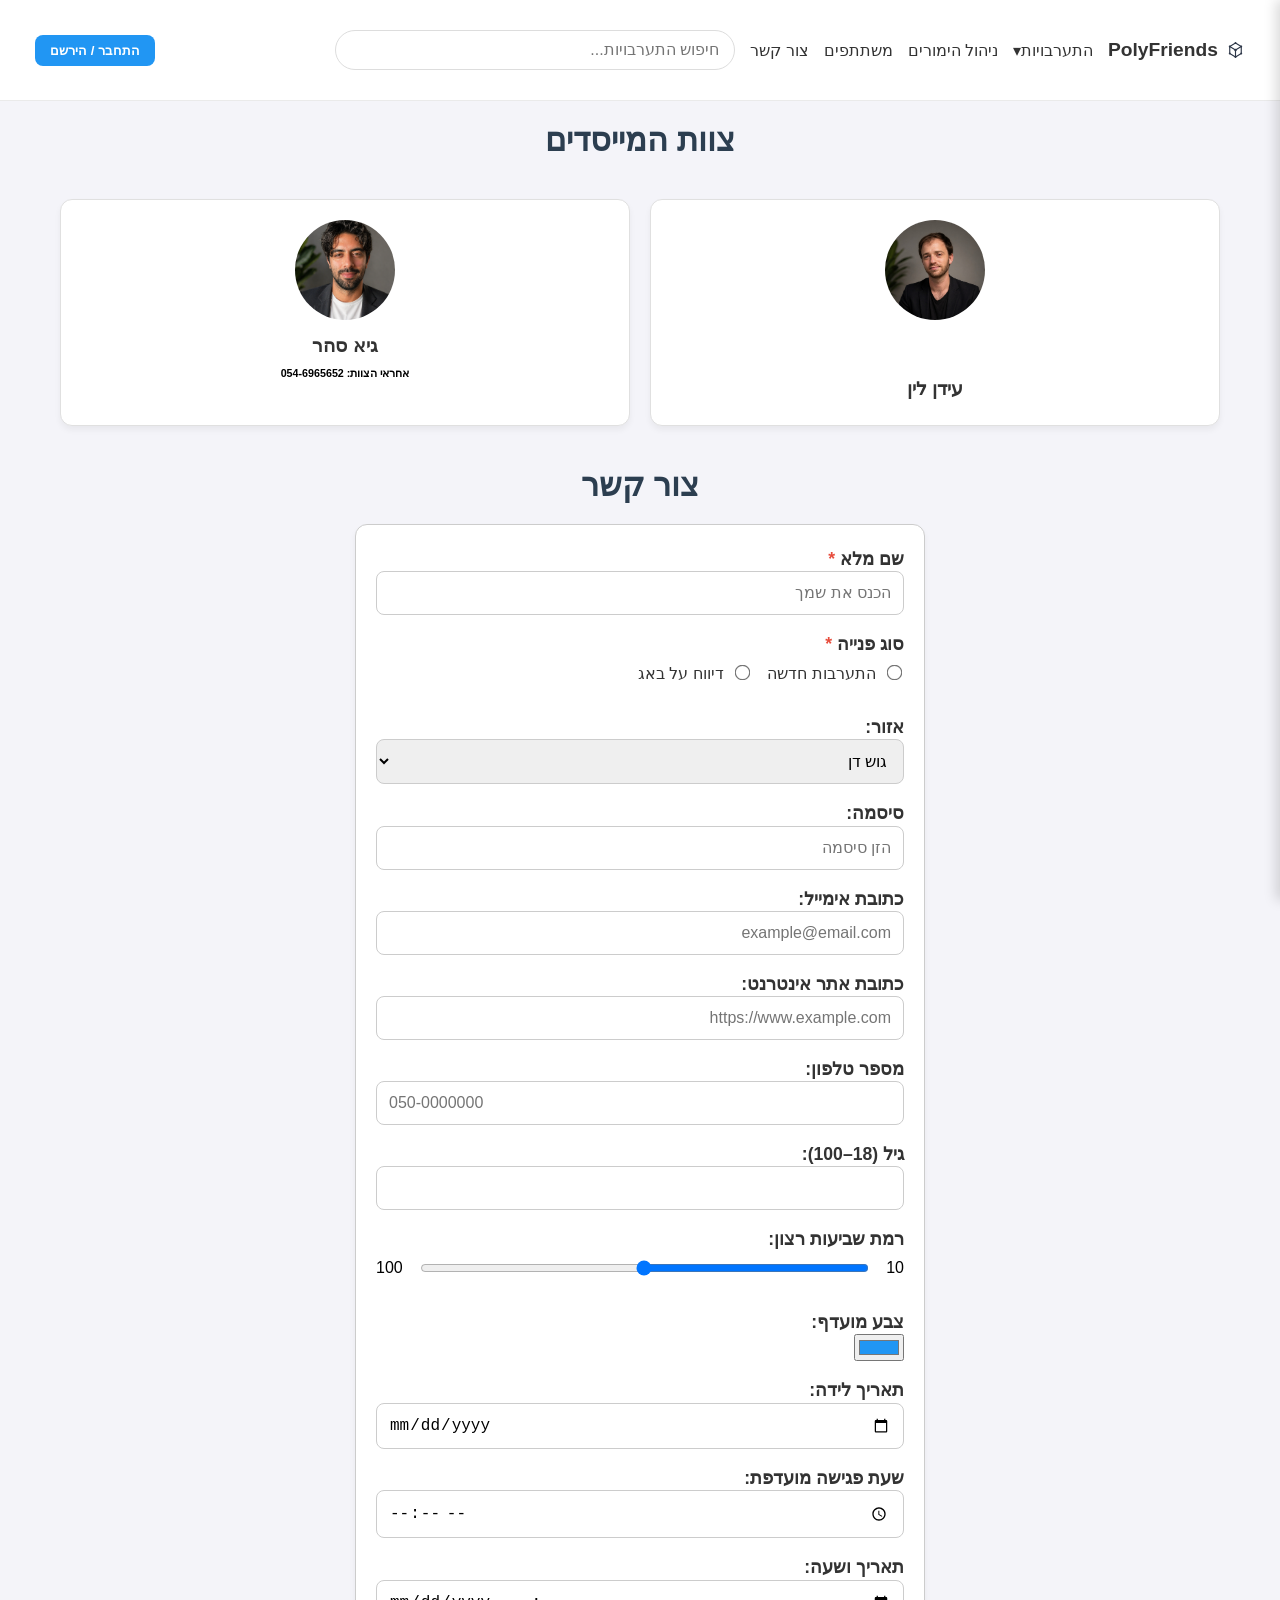
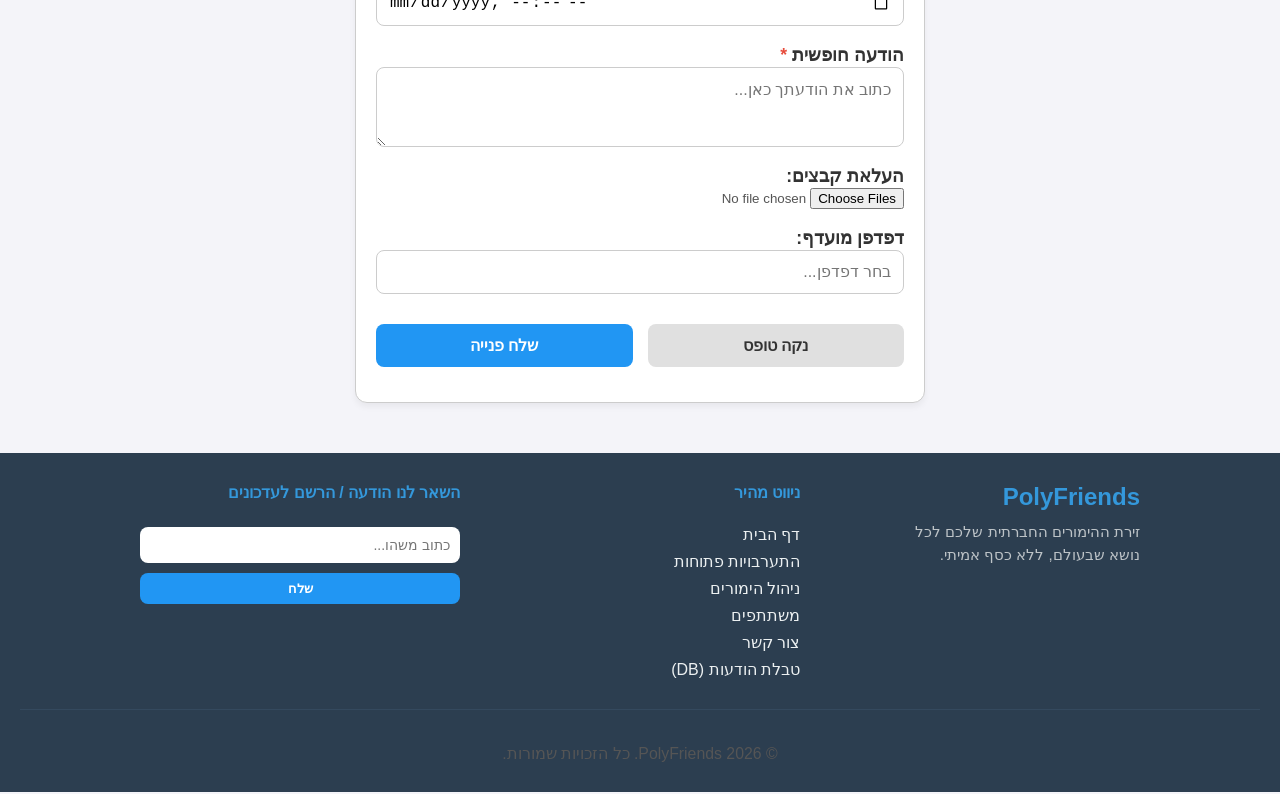
<file: contact.html>
<!DOCTYPE html>
<html lang="he" dir="rtl">
<head>
    <meta charset="UTF-8">
    <meta name="viewport" content="width=device-width, initial-scale=1.0">
    <title>PolyFriends - צור קשר</title>
    <link rel="stylesheet" href="style.css">
    <script src="function.js"></script>
</head>
<body>
    <nav id="main-nav"></nav>

    <h1>צוות המייסדים</h1>
    <div class="gallery-container">
        <a href="idanlin.html">
            <img src="images\IdanLin.jpeg" alt="Idan Lin">
            <h3>עידן לין</h3>
        </a>
        
        <a href="guysahar.html">
            <img src="images\GuySahar.png" alt="Guy Sahar">
            <h3>גיא סהר</h3>
            <h6 style="margin-top: 5px;">אחראי הצוות: 054-6965652</h6>
        </a>
        
    </div>

    <h1>צור קשר</h1>
    <div class="standalone-form">
        <div class="market-card">
            <form id="contactForm"> <!-- Contact Form  -->

                <p>
                    <label>שם מלא <span class="required-star">*</span></label>
                    <input type="text" name="fullname" placeholder="הכנס את שמך" required>
                </p>

                <p>
                    <label>סוג פנייה <span class="required-star">*</span></label>
                    <div>
                        <label><input type="radio" name="subject" value="new_market" required> התערבות חדשה</label>
                        <label><input type="radio" name="subject" value="bug_report" required> דיווח על באג</label>
                    </div>
                </p>

                <p>
                    <label>אזור:</label>
                    <select name="area">
                        <option value="gush_dan" selected>גוש דן</option>
                        <option value="center">מרכז</option>
                        <option value="jerusalem">ירושלים והסביבה</option>
                        <option value="north">צפון</option>
                        <option value="haifa">חיפה והכרמל</option>
                        <option value="south">דרום</option>
                        <option value="sharon">שרון</option>
                        <option value="shfela">שפלה</option>
                    </select>
                </p>

                <p>
                    <label>סיסמה:</label>
                    <input type="password" name="password" placeholder="הזן סיסמה">
                </p>

                <p>
                    <label>כתובת אימייל:</label>
                    <input type="email" name="email" placeholder="example@email.com">
                </p>

                <p>
                    <label>כתובת אתר אינטרנט:</label>
                    <input type="url" name="website" placeholder="https://www.example.com">
                </p>

                <p>
                    <label>מספר טלפון:</label>
                    <input type="tel" name="phone" placeholder="050-0000000">
                </p>

                <p>
                    <label>גיל (18–100):</label>
                    <input type="number" name="age" min="18" max="100" step="1">
                </p>

                <p>
                    <label>רמת שביעות רצון:</label>
                    <div class="range-wrapper">
                        <span>10</span>
                        <input type="range" name="satisfaction" min="10" max="100" step="5">
                        <span>100</span>
                    </div>
                </p>

                <p>
                    <label>צבע מועדף:</label>
                    <input type="color" name="favorite_color" value="#2196F3">
                </p>

                <p>
                    <label>תאריך לידה:</label>
                    <input type="date" name="birthdate">
                </p>

                <p>
                    <label>שעת פגישה מועדפת:</label>
                    <input type="time" name="meeting_time">
                </p>

                <p>
                    <label>תאריך ושעה:</label>
                    <input type="datetime-local" name="datetime">
                </p>

                <p>
                    <label>הודעה חופשית <span class="required-star">*</span></label>
                    <textarea name="message" cols="30" rows="3" placeholder="כתוב את הודעתך כאן..." required></textarea>
                </p>

                <p>
                    <label>העלאת קבצים:</label>
                    <input type="file" name="attachments" multiple>
                </p>

                <p>
                    <label>דפדפן מועדף:</label>
                    <input type="text" name="browser" list="browsers" placeholder="בחר דפדפן...">
                    <datalist id="browsers">
                        <option value="Chrome">
                        <option value="Firefox">
                        <option value="Safari">
                        <option value="Opera">
                        <option value="Internet Explorer">
                    </datalist>
                </p>

                <p>
                    <div class="buttons-wrapper">
                        <input type="reset" value="נקה טופס">
                        <input type="submit" value="שלח פנייה">
                    </div>
                </p>

            </form>
        </div>
    </div>
    <footer id="main-footer"></footer>

    <script>
        //Contact Form Script - When someone submits the form
        document.getElementById('contactForm').addEventListener('submit', async function(e) {
            e.preventDefault();

            const form = this;
            const subjectLabels = { new_market: 'התערבות חדשה', bug_report: 'דיווח על באג' };
            const labelMap = {
                fullname:       'שם מלא',
                subject:        'סוג פנייה',
                area:           'אזור',
                password:       'סיסמה',
                email:          'אימייל',
                website:        'אתר אינטרנט',
                phone:          'טלפון',
                age:            'גיל',
                satisfaction:   'שביעות רצון',
                favorite_color: 'צבע מועדף',
                birthdate:      'תאריך לידה',
                meeting_time:   'שעת פגישה',
                datetime:       'תאריך ושעה',
                message:        'הודעה',
                attachments:    'קבצים',
                browser:        'דפדפן'
            };

            const message = form.querySelector('textarea[name="message"]').value.trim();

            const fullname = form.querySelector('input[name="fullname"]').value.trim();

            const subjectVal = form.querySelector('input[name="subject"]:checked');
            const subjectText = subjectVal ? (subjectLabels[subjectVal.value] || subjectVal.value) : '';

            const contactLines = [];
            
            for (const [key, label] of Object.entries(labelMap)) {
                if (key === 'message') continue;
                
                let value = '';
                if (key === 'subject') {
                    value = subjectText;
                } else if (key === 'area') {
                    const area = form.querySelector('select[name="area"]');
                    value = area ? area.options[area.selectedIndex].text : '';
                } else if (key === 'attachments') {
                    const fileInput = form.querySelector('input[name="attachments"]');
                    if (fileInput && fileInput.files.length > 0) {
                        value = Array.from(fileInput.files).map(f => f.name).join(', ');
                    }
                } else {
                    const el = form.querySelector(`[name="${key}"]`);
                    if (el) value = el.value.trim();
                }

                if (value && value !== '') {
                    contactLines.push(`${label}: ${value}`);
                }
            }

            const bodyText = `${message}\n\n---\nפרטי הפנייה:\n${contactLines.join('\n')}`;

            const mailSubject = `${subjectText} - ${fullname}`;

            // Generate a mailto link with pre-filled subject and body
            const mailtoLink = `mailto:idanlin97@gmail.com?subject=${encodeURIComponent(mailSubject)}&body=${encodeURIComponent(bodyText)}`;
            
            // Open the default email client
            window.location.href = mailtoLink;
            
            // Clear the form after opening the email client
            form.reset();
        });
    </script>
</body>
</html>
</file>
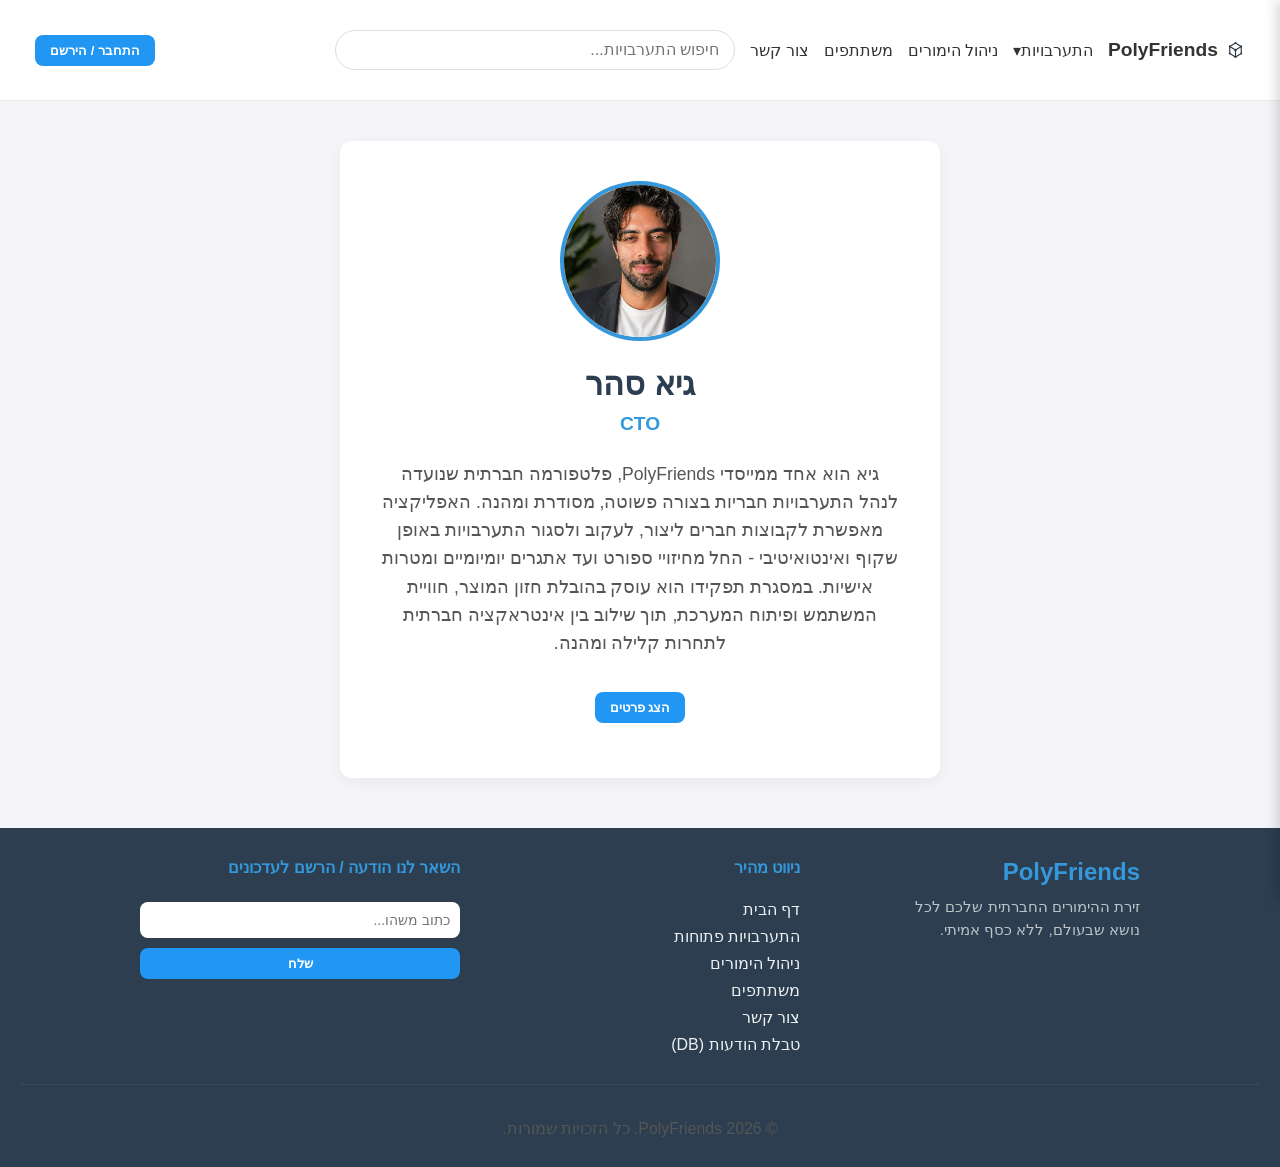
<file: guysahar.html>
<!DOCTYPE html>
<html lang="he" dir="rtl">
<head>
    <meta charset="UTF-8">
    <meta name="viewport" content="width=device-width, initial-scale=1.0">
    <title>PolyFriends - גיא סהר</title>
    <link rel="stylesheet" href="style.css">
    <script src="function.js"></script>
</head>
<body>
    <nav id="main-nav"></nav>

    <div class="personal-profile">
        <img src="images\GuySahar.png" alt="Guy Sahar">
        <h1>גיא סהר</h1>
        <h2>CTO</h2>
        <p>
גיא הוא אחד ממייסדי PolyFriends, פלטפורמה חברתית שנועדה לנהל התערבויות חבריות בצורה פשוטה, מסודרת ומהנה. האפליקציה מאפשרת לקבוצות חברים ליצור, לעקוב ולסגור התערבויות באופן שקוף ואינטואיטיבי - החל מחיזויי ספורט ועד אתגרים יומיומיים ומטרות אישיות. במסגרת תפקידו הוא עוסק בהובלת חזון המוצר, חוויית המשתמש ופיתוח המערכת, תוך שילוב בין אינטראקציה חברתית לתחרות קלילה ומהנה.        </p>
        
        <button onclick="toggleDetails()" id="toggleBtn">הצג פרטים</button>
        
        <div class="contact-info" id="contactDetails" style="display: none;">
            <a href="tel:054-6965652">
                <span>📞</span> 054-6965652
            </a>
            <a href="mailto:sahar.guy@gmail.com">
                <span>✉️</span> sahar.guy@gmail.com
            </a>
        </div>
    </div>

    <footer id="main-footer"></footer>

    <script> //this script is in this file because we need it for HW1 JS in the team member page 
        function toggleDetails() {
            const details = document.getElementById('contactDetails');
            const btn = document.getElementById('toggleBtn');
            if (details.style.display === 'none') {
                details.style.display = 'flex';
                btn.innerText = 'הסתר פרטים';
            } else {
                details.style.display = 'none';
                btn.innerText = 'הצג פרטים';
            }
        }
    </script>
</body>
</html>
</file>
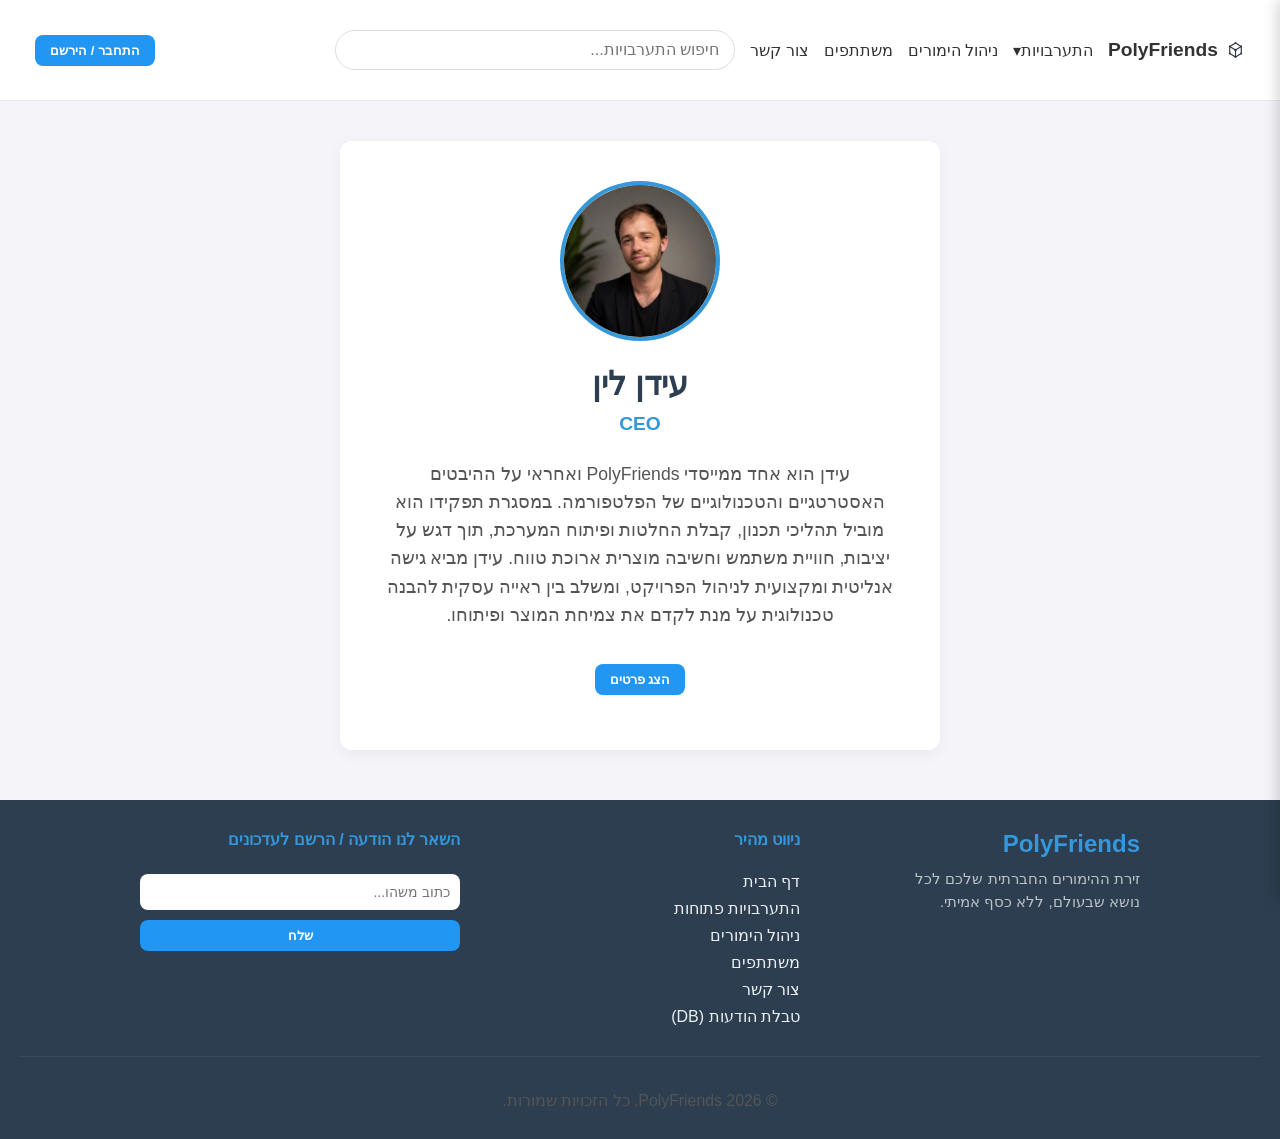
<file: idanlin.html>
<!DOCTYPE html>
<html lang="he" dir="rtl">
<head>
    <meta charset="UTF-8">
    <meta name="viewport" content="width=device-width, initial-scale=1.0">
    <title>PolyFriends - עידן לין</title>
    <link rel="stylesheet" href="style.css">
    <script src="function.js"></script>
</head>
<body>
    <nav id="main-nav"></nav>

    <div class="personal-profile">
        <img src="images\IdanLin.jpeg" alt="Idan Lin">
        <h1>עידן לין</h1>
        <h2>CEO</h2>
        <p>
עידן הוא אחד ממייסדי PolyFriends ואחראי על ההיבטים האסטרטגיים והטכנולוגיים של הפלטפורמה. במסגרת תפקידו הוא מוביל תהליכי תכנון, קבלת החלטות ופיתוח המערכת, תוך דגש על יציבות, חוויית משתמש וחשיבה מוצרית ארוכת טווח. עידן מביא גישה אנליטית ומקצועית לניהול הפרויקט, ומשלב בין ראייה עסקית להבנה טכנולוגית על מנת לקדם את צמיחת המוצר ופיתוחו.        </p>
        
        <button onclick="toggleDetails()" id="toggleBtn">הצג פרטים</button>
        
        <div class="contact-info" id="contactDetails" style="display: none;">
            <a href="tel:052-5988137">
                <span>📞</span> 052-5988137
            </a>
            <a href="mailto:idanlin97@gmail.com">
                <span>✉️</span> idanlin97@gmail.com
            </a>
        </div>
    </div>

    <footer id="main-footer"></footer>

    <script> //this script is in this file because we need it for HW1 JS in the team member page 
        function toggleDetails() {
            const details = document.getElementById('contactDetails');
            const btn = document.getElementById('toggleBtn');
            if (details.style.display === 'none') {
                details.style.display = 'flex';
                btn.innerText = 'הסתר פרטים';
            } else {
                details.style.display = 'none';
                btn.innerText = 'הצג פרטים';
            }
        }
    </script>
</body>
</html>
</file>
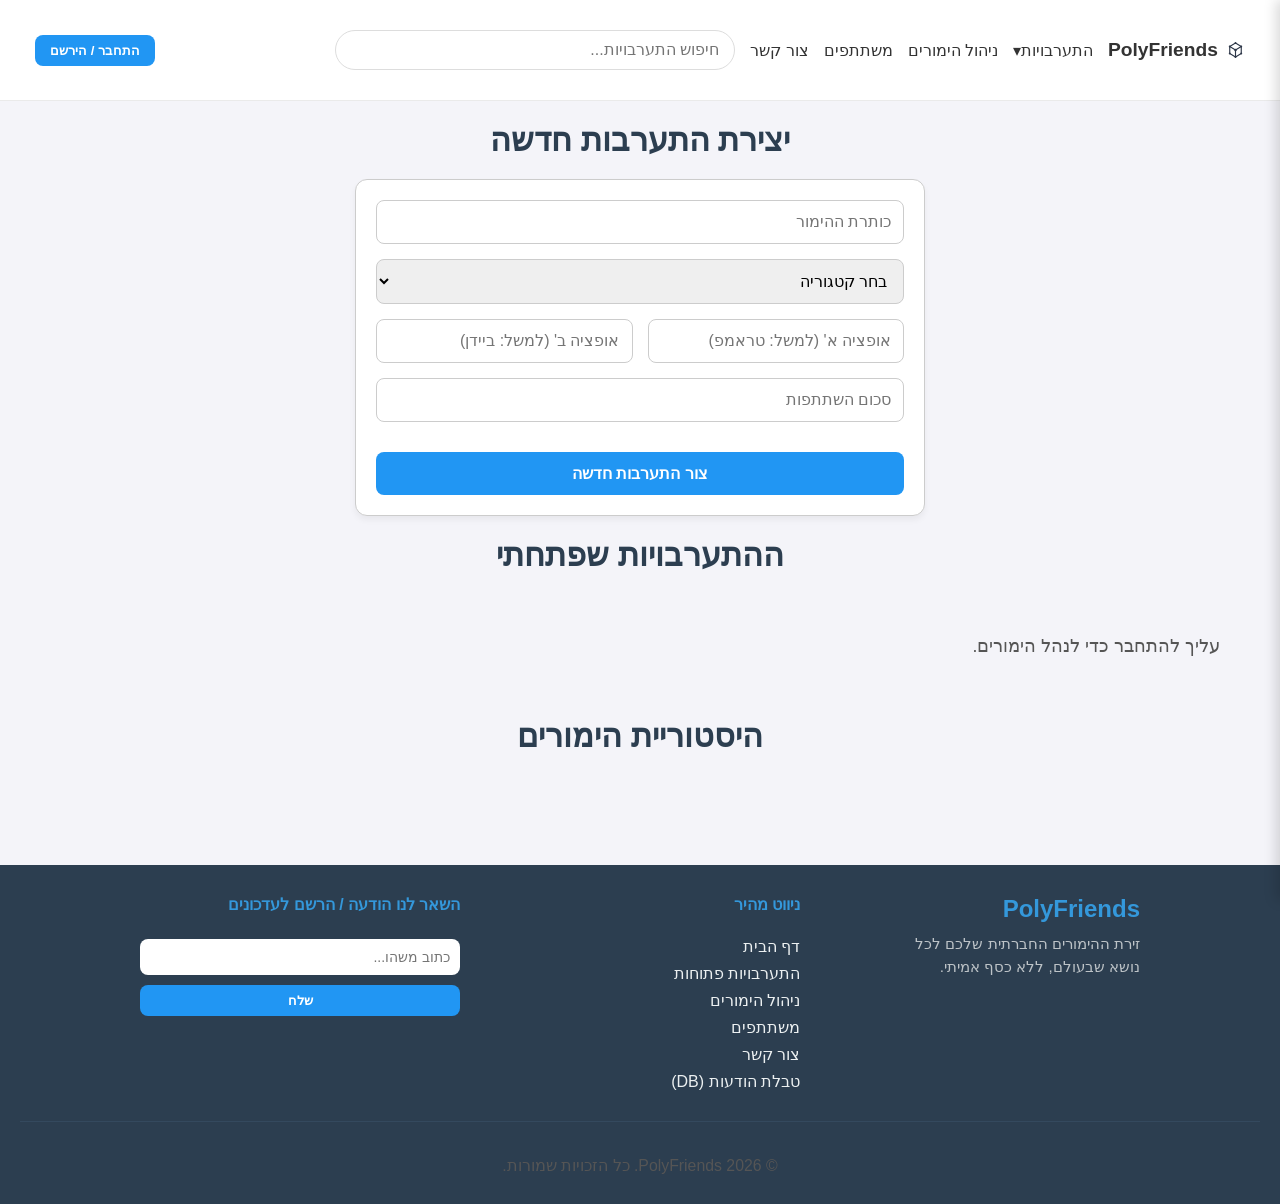
<file: manage_bets.html>
<!DOCTYPE html>
<html lang="he" dir="rtl">
<head>
    <meta charset="UTF-8">
    <meta name="viewport" content="width=device-width, initial-scale=1.0">
    <title>PolyFriends - ניהול</title>
    <link rel="stylesheet" href="style.css">
    <script src="function.js"></script>
</head>
<body>
    <nav id="main-nav"></nav>

    <h1>יצירת התערבות חדשה</h1>

    <div class="standalone-form">
        <div class="market-card">
            <form id="createBetForm" onsubmit="createBet(event)">
                <input type="text" id="betTitle" placeholder="כותרת ההימור" required>
                <select id="categorySelect" required onchange="checkCustomCat()"></select>
                <div>
                    <input type="text" id="betOption1" placeholder="אופציה א' (למשל: טראמפ)" required>
                    <input type="text" id="betOption2" placeholder="אופציה ב' (למשל: ביידן)" required>
                </div>
                <input type="number" id="betAmount" placeholder="סכום השתתפות" required min="1">
                <button type="submit" id="createBetBtn">צור התערבות חדשה</button>
            </form>
        </div>
    </div>

    <h1>ההתערבויות שפתחתי</h1>
    <div id="my-open-bets" class="gallery-container"></div>

    <h1>היסטוריית הימורים</h1>
    <div id="bet-history-container" class="gallery-container"></div>
    <footer id="main-footer"></footer>
</body>
</html>
</file>
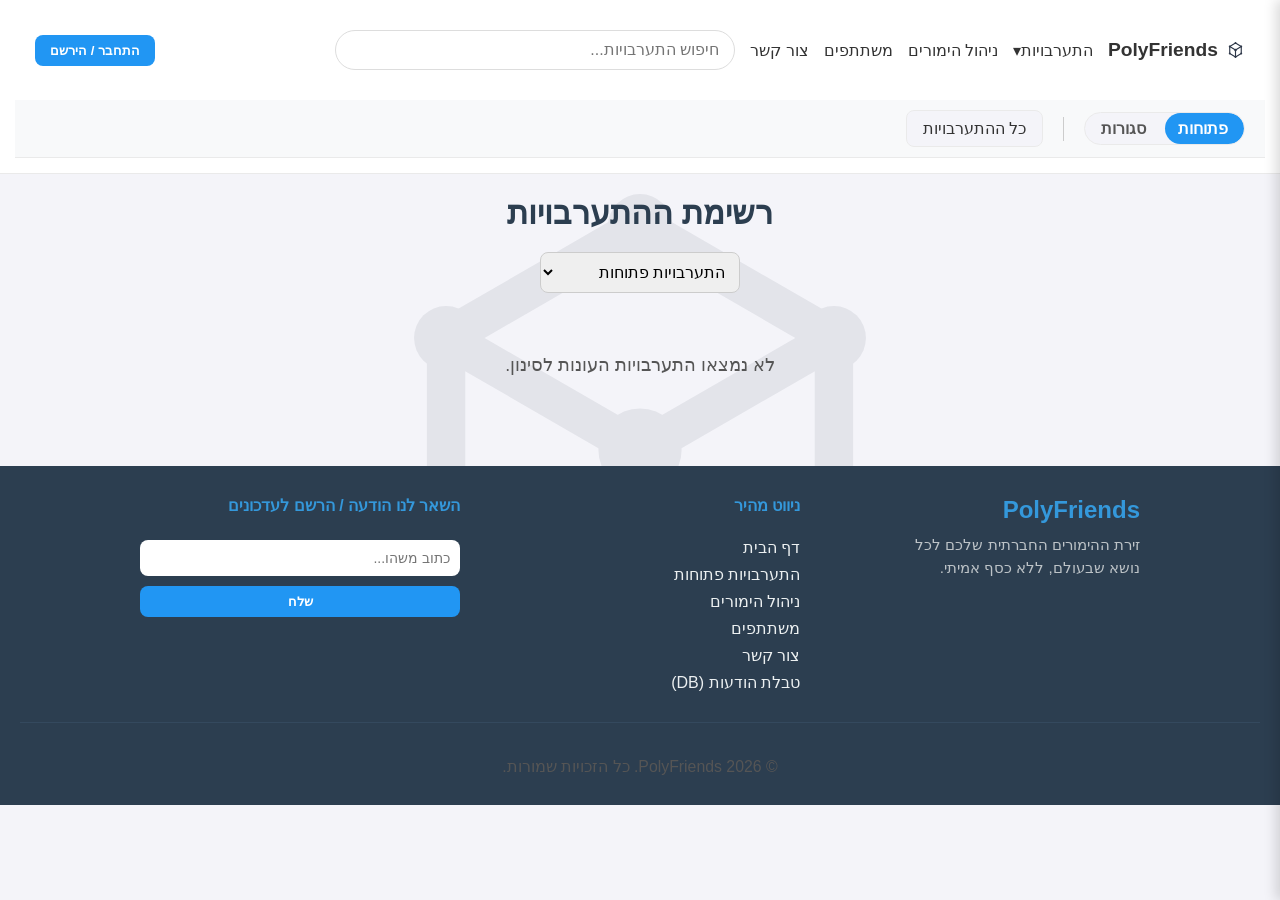
<file: markets.html>
<!DOCTYPE html>
<html lang="he" dir="rtl">
<head>
    <meta charset="UTF-8">
    <meta name="viewport" content="width=device-width, initial-scale=1.0">
    <title>PolyFriends - התערבויות</title>
    <link rel="stylesheet" href="style.css">
    <script src="function.js"></script>
</head>
<body class="markets-bg">
    <nav id="main-nav"></nav>

    <h1>רשימת ההתערבויות</h1>
    
    <div class="filter-container">
        <select id="statusFilter" onchange="renderMarkets()">
            <option value="open">התערבויות פתוחות</option>
            <option value="closed">התערבויות סגורות</option>
            <option value="all">כל ההתערבויות</option>
        </select>
    </div>

    <div class="gallery-container" id="markets-container"></div>
    <footer id="main-footer"></footer>
</body>
</html>
</file>
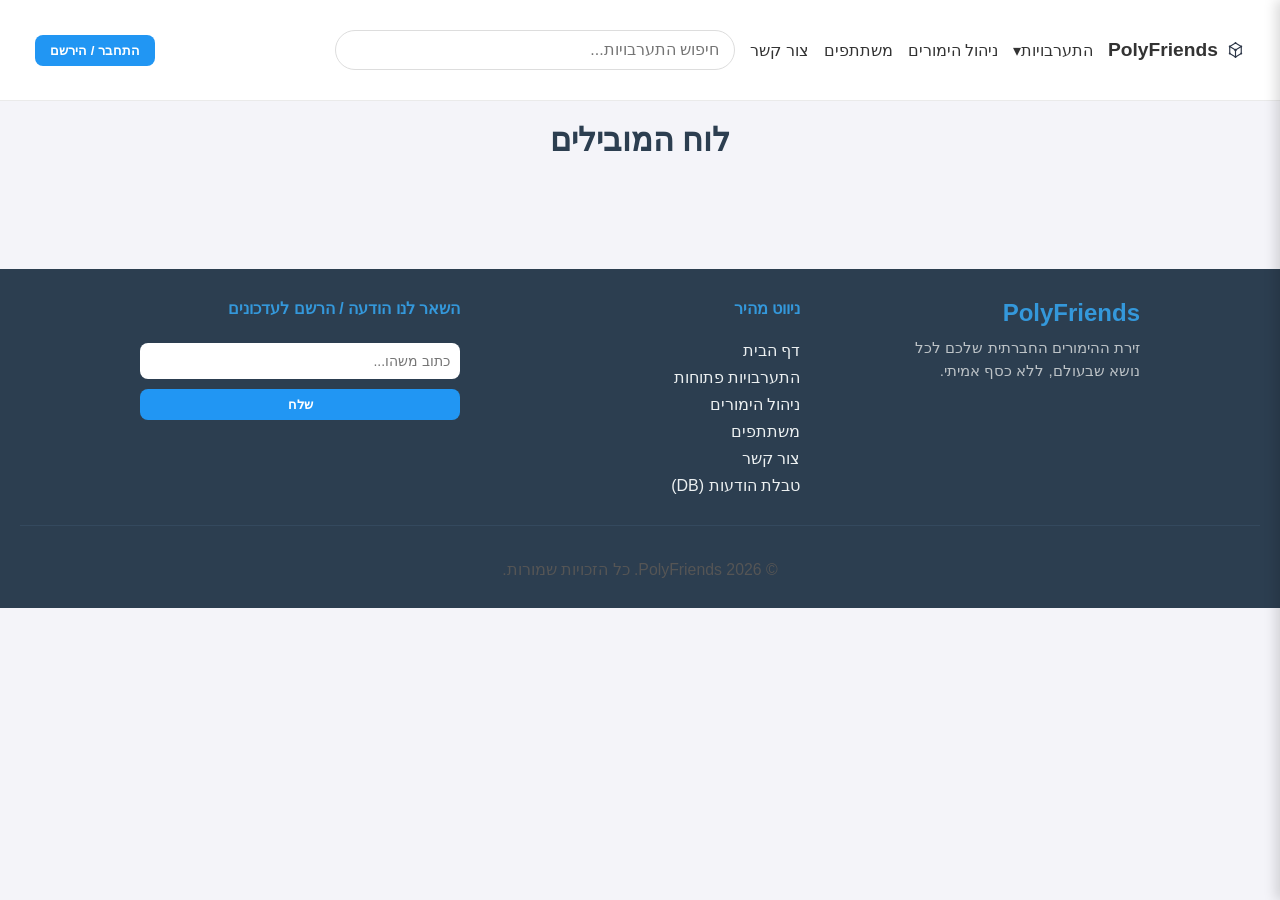
<file: participants.html>
<!DOCTYPE html>
<html lang="he" dir="rtl">
<head>
    <meta charset="UTF-8">
    <meta name="viewport" content="width=device-width, initial-scale=1.0">
    <title>PolyFriends - משתתפים</title>
    <link rel="stylesheet" href="style.css">
    <script src="function.js"></script>
</head>
<body>
    <nav id="main-nav"></nav>

    <h1>לוח המובילים</h1>

    <div class="gallery-container" id="ledger-container"></div>
    <footer id="main-footer"></footer>
</body>
</html>
</file>
<file: style.css>
/* =========================================
   1. GLOBAL RESET & BASE STYLES
   ========================================= */
*, *::before, *::after {box-sizing: border-box; }
body {font-family: Arial, sans-serif; background-color: #f4f4f9; margin: 0; padding: 0; overflow-x: hidden; }

/* =========================================
   2. BASIC ELEMENTS
   ========================================= */
h1 {color: #2c3e50; font-size: 32px; text-align: center; margin: 20px 0; padding: 0 15px; }
h2 {color: #2c3e50; text-align: center; margin-top: 0; }
h3 {margin: 0 0 5px 0; color: #333;}
h4 {color: #2196F3; font-weight: bold; margin: 5px 0 15px 0; }
p {font-size: 1.1em; line-height: 1.6; color: #555; }
.required-star { color: #e74c3c; font-weight: bold; }

/* =========================================
   3. UTILITIES & HELPERS
   ========================================= */
.hidden { display: none !important; }
table { width: 100%; border-collapse: collapse; margin: 20px auto; }
table, th, td { border: 1px solid #bdc3c7; }
th, td { padding: 10px; text-align: center; }

/* =========================================
   4. NAVIGATION BAR (HEADER)
   ========================================= */
nav { display: flex; flex-direction: column; gap: 15px; padding: 15px; background-color: #ffffff; border-bottom: 1px solid #eaeaea; position: relative; }
.logo { font-weight: bold; font-size: 1.2em; display: flex; align-items: center; gap: 8px; text-decoration: none; }
.logo img { height: 1em; width: auto; }
.nav-top { display: flex; justify-content: space-between; align-items: center; flex-wrap: wrap; gap: 15px; padding: 15px 20px; position: relative; }
.nav-top a { text-decoration: none; color: #333; }
.nav-top input[type="search"] { padding: 10px 15px !important; border-radius: 20px; border: 1px solid #ccc; outline: none; flex-grow: 1; max-width: 400px; font-size: 16px; }
#globalSearch { flex: 1; min-width: 200px; max-width: 400px; padding: 8px 15px; border-radius: 20px; border: 1px solid #ddd; }
.auth-section { margin-right: auto; display: flex; align-items: center; }
.user-greeting { margin-left: 15px; font-weight: bold; }
.hamburger-btn { display: none; background: none; border: none; font-size: 24px; cursor: pointer; padding: 5px; color: #333; align-items: center; }
.dropdown-menu { position: fixed; top: 0; right: -250px; width: 250px; height: 100vh; margin: 0; background-color: white; box-shadow: -4px 0 12px rgba(0,0,0,0.15); border-radius: 0; flex-direction: column; z-index: 10000; border: none; display: flex; transition: right 0.3s ease; padding-top: 60px; }
.dropdown-menu.show { right: 0; }
.close-menu-btn { position: absolute; top: 15px; right: 20px; background: none; border: none; font-size: 28px; cursor: pointer; color: #333; }
.dropdown-menu a { padding: 12px 20px; margin: 0; color: #333; font-weight: 500; border-bottom: 1px solid #eaeaea; transition: background-color 0.2s; }
.dropdown-menu a:last-child { border-bottom: none; }
.dropdown-menu a:hover { background-color: #f9f9f9; color: #000; }
.desktop-nav-links { display: flex; gap: 15px; align-items: center; }
.mobile-category-select { display: none; padding: 10px; border-radius: 8px; border: 1px solid #ccc; font-size: 16px; }
.nav-topics { display: flex; flex-wrap: wrap; gap: 15px; overflow-x: auto; padding: 10px 20px; scrollbar-width: none; align-items: center; background: #f8f9fa; border-bottom: 1px solid #eaeaea; }
.nav-topics::-webkit-scrollbar { display: none; }
.nav-topics a { text-decoration: none; background-color: #f4f4f9; color: #333; font-weight: 500; padding: 8px 16px; border-radius: 8px; border: 1px solid #eaeaea; transition: background-color 0.2s, color 0.2s; white-space: nowrap; }
.nav-topics a:hover { background-color: #e0e0e0; border-color: #ccc; }
.dropdown-hover { position: relative; display: inline-block; cursor:pointer; padding-bottom: 15px; margin-bottom: -15px; }
.dropdown-hover .dropdown-content { display: none; position: absolute; background-color: #fff; min-width: 180px; box-shadow: 0px 8px 16px 0px rgba(0,0,0,0.2); z-index: 10; border-radius: 8px; overflow:hidden; top: 100%; right: 0; margin-top: 0; border: 1px solid #eaeaea; }
.dropdown-hover:hover .dropdown-content { display: flex; flex-direction:column;}
.dropdown-hover .dropdown-content a { color: #333; padding: 12px 16px; text-decoration: none; display: block; border-bottom: 1px solid #eee;}
.dropdown-hover .dropdown-content a:hover { background-color: #f9f9f9; color: #000; }
.toggle-switch { position: relative; display: flex; background: #f4f4f9; border-radius: 20px; border: 1px solid #eaeaea; overflow: hidden; }
.toggle-switch input { display: none; }
.toggle-switch label { padding: 6px 16px; cursor: pointer; position: relative; z-index: 2; color: #555; font-weight: bold; transition: color 0.3s; white-space: nowrap; margin-bottom: 0; }
.toggle-switch input:checked + label { color: #fff; }
.toggle-slider { position: absolute; top: 0; bottom: 0; right: 0; width: 50%; background: #2196F3; border-radius: 20px; transition: transform 0.3s ease; z-index: 1; }
.toggle-switch input:nth-of-type(2):checked ~ .toggle-slider { transform: translateX(-100%); }
.nav-divider { width: 1px; height: 24px; background: #ccc; margin: 0 5px; }

/* =========================================
   5. BUTTONS & BADGES
   ========================================= */
.market-card button, .auth-btn, .bet-card button, .personal-profile button { background-color: #2196F3; color: white; border: none; border-radius: 8px; cursor: pointer; font-weight: bold; transition: background-color 0.2s; }
.market-card button:hover, .auth-btn:hover, .bet-card button:hover, .personal-profile button:hover { background-color: #1976D2; }
.market-card button { padding: 12px; font-size: 16px; margin-top: 15px; width: 100%; }
.auth-btn { padding: 8px 15px; }
.bet-card button { width: 100%; padding: 10px; font-size: 1em; }
.personal-profile button { padding: 8px 15px; margin-bottom: 15px; }
.balance-badge { display: inline-block; padding: 8px 15px; border-radius: 8px; font-weight: bold; margin-top: 10px; }
.balance-positive { background-color: #e8f8f5; color: #2ecc71; border: 1px solid #2ecc71; }
.balance-negative { background-color: #fdedec; color: #e74c3c; border: 1px solid #e74c3c; }
.balance-zero { background-color: #f4f4f4; color: #7f8c8d; border: 1px solid #bdc3c7; }
.balance-nav-badge { display: inline-block; background-color: #2ecc71; color: #fff; font-weight: bold; font-size: 0.85em; padding: 4px 10px; border-radius: 20px; margin: 0 6px; vertical-align: middle; }
.add-funds-btn { background-color: #27ae60 !important; margin-left: 16px; }
.add-funds-btn:hover { background-color: #1e8449 !important; }
.btn-selected { background-color: #2ecc71 !important; color: white !important; }
.btn-unselected { background-color: #f4f4f9 !important; color: #555 !important; border: 1px solid #ccc !important; }
.btn-unselected:hover { background-color: #e0e0e0 !important; }
.lock-btn { width: 100%; margin-top: 8px; padding: 8px; background-color: #f39c12 !important; }
.lock-btn:hover { background-color: #d68910 !important; }

/* =========================================
   6. CARDS & GENERAL CONTAINERS
   ========================================= */
.market-card, .bet-card, .accordion-container > div, .gallery-container > div, .gallery-container > a {
    background-color: #fff;
    padding: 20px;
    border-radius: 12px;
    border: 1px solid #e0e0e0;
    box-shadow: 0 4px 6px rgba(0,0,0,0.05);
    transition: transform 0.2s ease, box-shadow 0.2s ease;
    display: flex;
    flex-direction: column;
    justify-content: space-between;
    width: 100%;
    word-break: break-word;
}
.market-card:hover, .bet-card:hover, .accordion-container > div:hover, .gallery-container > div:hover, .gallery-container > a:hover {
    transform: translateY(-5px);
    box-shadow: 0 8px 15px rgba(0,0,0,0.1);
}
.market-card { margin-bottom: 10px; border-color: #ccc; }

/* =========================================
   7. FORMS & INPUTS
   ========================================= */
.market-card form { display: flex; flex-direction: column; gap: 15px; }
.market-card form label { font-weight: bold; color: #333; margin-bottom: -10px; }
.market-card form textarea { width: 100%; padding: 12px; border: 1px solid #ccc; border-radius: 8px; font-size: 16px; font-family: inherit; resize: vertical; }
.market-card form input[type="text"], .market-card form input[type="number"], .market-card form select, .market-card form input[type="password"], .market-card form input[type="email"], .market-card form input[type="url"], .market-card form input[type="tel"], .market-card form input[type="date"], .market-card form input[type="time"], .market-card form input[type="datetime-local"] { width: 100%; padding: 12px; border: 1px solid #ccc; border-radius: 8px; font-size: 16px; }
.market-card form input[type="radio"], .market-card form input[type="checkbox"] { transform: scale(1.2); margin-left: 8px; }
.market-card form > div { display: flex; gap: 15px; align-items: center; }
.market-card form > div label { font-weight: normal; margin-bottom: 0; }
.market-card form p { margin: 0; display: flex; flex-direction: column; gap: 8px; }
.market-card form p > div, .range-wrapper, .buttons-wrapper { display: flex; gap: 10px; align-items: center; flex-wrap: wrap; }
.range-wrapper input[type="range"] { flex: 1; }
.market-card form input[readonly] { background: #f4f4f9; cursor: default; }
.market-card form input[type="submit"] { background-color: #2196F3; color: white; border: none; border-radius: 8px; cursor: pointer; font-weight: bold; padding: 12px; font-size: 16px; flex: 1; transition: background-color 0.2s; }
.market-card form input[type="submit"]:hover { background-color: #1976D2; }
.market-card form input[type="reset"] { background-color: #e0e0e0; color: #333; border: none; border-radius: 8px; cursor: pointer; font-weight: bold; padding: 12px; font-size: 16px; flex: 1; transition: background-color 0.2s; }
.market-card form input[type="reset"]:hover { background-color: #bdbdbd; }
.standalone-form { max-width: 600px; margin: 20px auto; padding: 0 15px; }

/* =========================================
   8. MODALS
   ========================================= */
.modal-overlay { position: fixed; top:0; left:0; width:100%; height:100%; background: rgba(0,0,0,0.6); display:flex; justify-content:center; align-items:center; z-index:9999; }
.modal-content { background: #fff; padding: 30px; border-radius: 12px; width: 90%; max-width: 450px; position: relative; box-shadow: 0 5px 15px rgba(0,0,0,0.3); text-align: center; margin: 5% auto; max-height: 90vh; overflow-y: auto; }
.close-btn { position: absolute; top: 10px; right: 15px; font-size: 24px; cursor: pointer; color: #888; }
.modal-content input { width: 100%; padding: 12px; margin-top: 15px; border: 1px solid #ccc; border-radius: 8px; box-sizing: border-box; font-size: 16px; }
.modal-submit-btn { width: 100%; margin-top: 15px; padding: 12px; }
.form-toggle-link { margin-top: 15px; font-size: 0.9em; color: #2196F3; cursor: pointer; }

/* =========================================
   9. PAGE SPECIFIC / COMPONENTS
   ========================================= */
/* Hero & Index */
.hero-section { background-size: cover; background-position: center; height: 250px; background-repeat: no-repeat; color: white; display: flex; align-items: center; justify-content: center; }
.hero-section>h1 { font-size: 48px; padding: 0 20px; color: white; text-shadow: 2px 2px 8px rgba(0,0,0,0.8); margin: 0; text-align: center; }
.info-section { max-width: 800px; margin: 40px auto; text-align: center; padding: 0 20px; width: 100%; }
.info-section img { width: 100%; aspect-ratio: 16 / 9; object-fit: cover; border-radius: 12px; box-shadow: 0 4px 12px rgba(0,0,0,0.1); margin-top: 15px; }
.info-heading { margin-top: 40px; }
.features-table thead tr { background-color: #2196F3; color: white; }
.features-table tbody tr:nth-child(even) { background-color: #f9f9f9; }
.community-rules { text-align: right; line-height: 1.8; font-size: 1.1em; color: #555; margin-bottom: 30px; padding-right: 20px; }
.video-section-wrapper { margin: 50px 0; width: 100%; text-align: center; }
.video-heading { margin-bottom: 20px; }
.video-container { position: relative; padding-bottom: 56.25%; height: 0; overflow: hidden; border-radius: 12px; box-shadow: 0 4px 12px rgba(0,0,0,0.1); width: 100%; background: #000; }
.video-container iframe { position: absolute; top: 0; left: 0; width: 100%; height: 100%; border: 0; }
.accordion-container { display: flex; gap: 15px; width: 100%; flex-direction: column; }
.accordion-container > div { cursor: pointer; overflow: hidden; transition: flex 0.5s ease, max-height 0.5s ease, transform 0.2s ease, box-shadow 0.2s ease; flex: 1; max-height: 120px; justify-content: center; }
.accordion-container > div h3 { white-space: normal; word-break: break-word; line-height: 1.3; font-size: 1.3em; margin: 0; }
.accordion-container > div.active { max-height: 300px; justify-content: flex-start; }
.accordion-container > div p { opacity: 0; max-height: 0; margin-top: 0; overflow: hidden; transition: opacity 0.3s ease, max-height 0.4s ease, margin-top 0.4s ease; }
.accordion-container > div.active p { opacity: 1; max-height: 200px; margin-top: 10px; transition-delay: 0.2s, 0s, 0s; }

/* Bets & Markets */
.markets-bg::before { content: ""; position: fixed; top: 0; left: 0; width: 100%; height: 100%; background-image: url('images/logo.svg'); background-position: center; background-repeat: no-repeat; background-size: 50%; opacity: 0.08; z-index: -1; pointer-events: none; }
.gallery-container { display: grid; grid-template-columns: repeat(auto-fit, minmax(min(100%, 280px), 1fr)); gap: 20px; padding: 20px; width: 100%; max-width: 1200px; margin: 0 auto; }
.gallery-container > div p, .gallery-container > a p { font-size: 0.9em; color: #555; margin: 0; line-height: 1.5; }
.gallery-container > div, .gallery-container > a { text-align: center; align-items: center; }
.gallery-container > div img, .gallery-container > a img { width: 100px; height: 100px; border-radius: 50%; object-fit: cover; margin-bottom: 15px; }
.gallery-container > a { text-decoration: none; color: inherit; cursor: pointer; }
.bet-card h3 { margin-top: 0; font-size: 1.2em; color: #333; }
.bet-card > div:first-child h4 { color: #888; font-size: 0.9em; margin: 0 0 15px 0; font-weight: normal; }
.bet-card > div:first-child p { color: #555; margin: 0 0 10px 0; }
.bet-card > div:last-child h4 { font-size: 0.95em; font-weight: bold; margin-bottom: 10px; color: #444; }
.bet-card .stats span.yes { color: #00c97e; }
.bet-card .stats span.no { color: #ff5a5a; }
.bet-options-wrapper { display: flex; flex-wrap: wrap; gap: 10px; margin-top: 15px; }
.bet-option-btn { flex: 1; margin: 5px; min-width: 80px; padding: 10px; border-radius: 6px; cursor: pointer; }
.vote-bar-wrapper { margin: 12px 0 4px 0; }
.vote-bar { display: flex; height: 10px; border-radius: 6px; overflow: hidden; background: #e0e0e0; }
.vote-bar-left { background-color: #2196F3; transition: width 0.4s ease; }
.vote-bar-right { background-color: #e74c3c; transition: width 0.4s ease; }
.vote-bar-labels { display: flex; justify-content: space-between; font-size: 0.8em; color: #777; margin-top: 4px; }
.locked-choice-notice { color: #2ecc71; font-weight: bold; margin-top: 10px; padding: 10px; background: #e8f8f5; border-radius: 8px; text-align: center; border: 1px solid #2ecc71; }
.closed-bet-notice { color: #e74c3c; font-weight: bold; margin-top: 10px; padding: 10px; background: #fdedec; border-radius: 8px; text-align: center; }
.filter-container { text-align: center; margin-bottom: 20px; }
#statusFilter { padding: 10px; border-radius: 8px; border: 1px solid #ccc; font-size: 16px; min-width: 200px; }

/* Profile / Personal Pages */
.personal-profile { max-width: 600px; margin: 40px auto; background: white; padding: 40px; border-radius: 12px; box-shadow: 0 4px 15px rgba(0,0,0,0.05); text-align: center; }
.personal-profile img { width: 160px; height: 160px; border-radius: 50%; object-fit: cover; border: 4px solid #3498db; margin-bottom: 20px; background-color: #f4f4f4; }
.personal-profile h1 { margin: 0 0 10px; color: #2c3e50; }
.personal-profile h2 { color: #3498db; font-size: 1.2em; font-weight: bold; margin: 0 0 25px; }
.personal-profile p { font-size: 1.1em; color: #555; line-height: 1.6; margin-bottom: 35px; }
.contact-info { display: flex; flex-direction: column; gap: 15px; align-items: center; }
.contact-info a { display: flex; align-items: center; gap: 12px; text-decoration: none; color: #333; font-size: 1.1em; background: #f8f9fa; padding: 12px 25px; border-radius: 8px; width: 100%; max-width: 320px; justify-content: center; transition: background 0.3s, transform 0.2s; border: 1px solid #eee; }
.contact-info a:hover { background: #e9ecef; transform: translateY(-2px); }
.contact-info a span { font-size: 1.4em; }

/* Ledger / Debts */
.debts-wrapper { margin-top: 15px; text-align: right; border-top: 1px solid #eaeaea; padding-top: 10px; }
.debts-wrapper h4 { margin: 0 0 10px 0; font-size: 0.95em; color: #333; }
.debt-row { display: flex; justify-content: space-between; font-size: 0.9em; margin-bottom: 5px; padding: 6px 0; border-bottom: 1px dashed #f0f0f0; align-items: center; }
.debt-user { display: flex; align-items: center; gap: 8px; }

/* =========================================
   10. FOOTER
   ========================================= */
#main-footer { background-color: #2c3e50; color: #ecf0f1; padding: 30px 20px 10px; margin-top: 50px; }
.footer-content { display: flex; flex-wrap: wrap; justify-content: space-between; gap: 20px; max-width: 1000px; margin: 0 auto; }
.footer-brand { display: flex; flex-direction: column; gap: 10px; max-width: 250px; }
.footer-brand p { margin: 0; font-size: 0.95em; line-height: 1.5; color: #bdc3c7; }
.footer-links { display: flex; flex-direction: column; gap: 8px; }
.footer-links h4, .footer-input h4 { margin-top: 0; margin-bottom: 15px; color: #3498db; }
.footer-links a { color: #ecf0f1; text-decoration: none; transition: color 0.2s; }
.footer-links a:hover { color: #3498db; }
.footer-input { display: flex; flex-direction: column; gap: 10px; }
.footer-input input { padding: 10px; border-radius: 8px; border: none; outline: none; font-size: 14px; }
.footer-bottom { text-align: center; margin-top: 30px; padding-top: 15px; border-top: 1px solid #34495e; font-size: 0.9em; }

/* =========================================
   11. MEDIA QUERIES (RESPONSIVENESS)
   ========================================= */
@media (max-width: 768px) {
    .desktop-nav-links { display: none; }
    .hamburger-btn { display: block; background: none; border: none; font-size: 1.8rem; cursor: pointer; color: #333; }
    .mobile-category-select { display: block; }
    .nav-top { flex-direction: column; align-items: stretch; gap: 10px; }
    .nav-top input[type="search"] { flex-basis: 100%; max-width: 100%; margin-top: 5px; }
    .hero-section { height: 150px; }
    .hero-section>h1 { font-size: 24px; }
    .logo { text-align: center; margin-bottom: 10px; }
    #globalSearch { max-width: 100%; order: 3; margin-top: 10px; }
    .auth-section { order: 2; display: flex; justify-content: center; width: 100%; }
    .footer-content { display: flex; flex-direction: column; gap: 30px; text-align: center; }
}

@media (max-width: 480px) {
    .gallery-container { grid-template-columns: 1fr; padding: 10px; gap: 15px; }
    .footer-content { flex-direction: column; align-items: center; text-align: center; }
}

@media (min-width: 769px) {
    .hamburger-btn { display: none; }
    .footer-content { display: grid; grid-template-columns: repeat(3, 1fr); gap: 20px; text-align: right; }
    .accordion-container { flex-direction: row; }
    .accordion-container > div { max-height: none; height: 220px; justify-content: center; align-items: center; }
    .accordion-container > div.active { flex: 3; justify-content: flex-start; align-items: stretch; }
}
</file>
